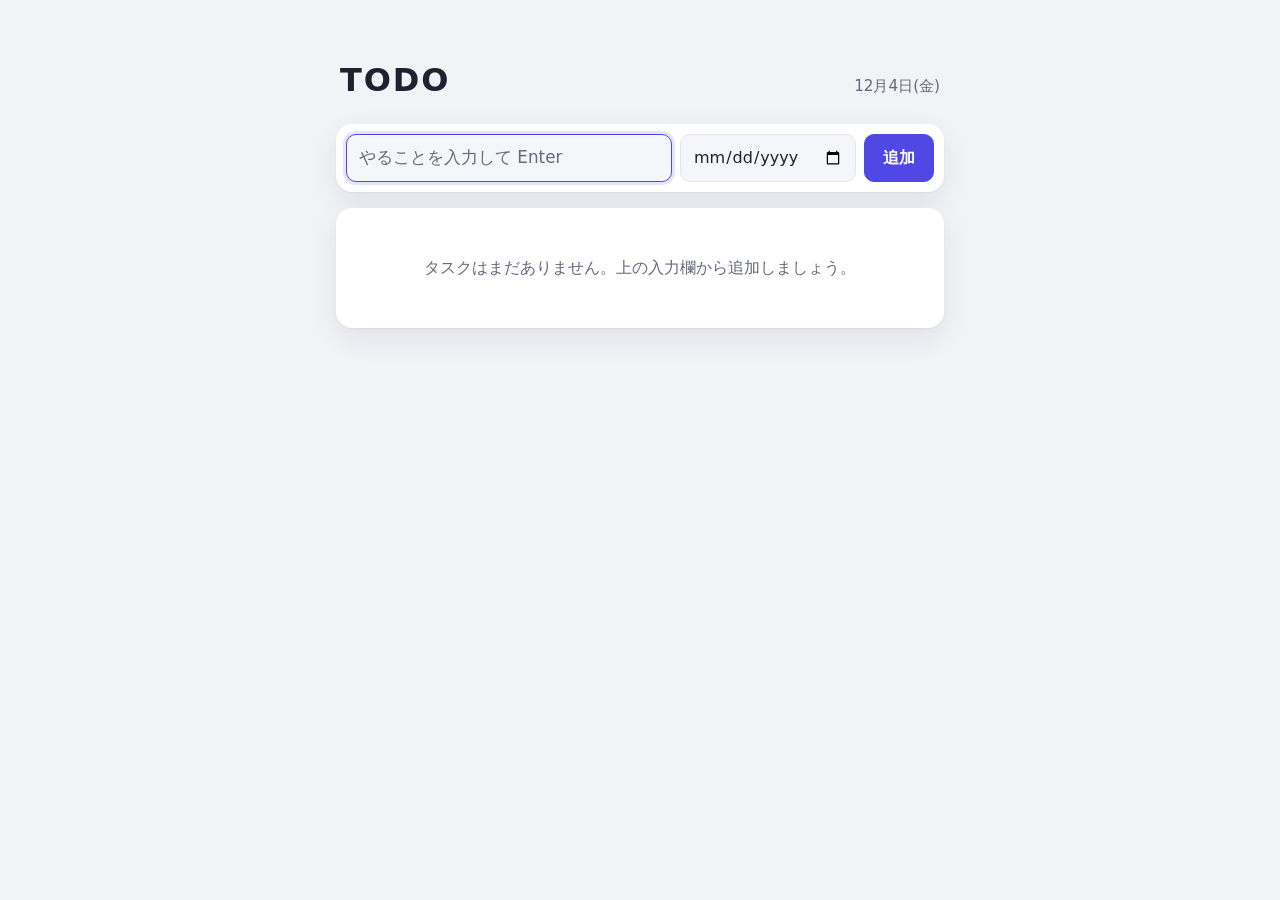
<file: index.html>
<!doctype html>
<html lang="ja">
<head>
  <meta charset="utf-8">
  <meta name="viewport" content="width=device-width, initial-scale=1">
  <meta name="color-scheme" content="light dark">
  <title>TODO</title>
  <link rel="icon" href="data:image/svg+xml,<svg xmlns='http://www.w3.org/2000/svg' viewBox='0 0 32 32'><rect width='32' height='32' rx='8' fill='%235048e5'/><path d='M9 16.5l4.5 4.5L23 11' fill='none' stroke='white' stroke-width='3' stroke-linecap='round' stroke-linejoin='round'/></svg>">
  <link rel="stylesheet" href="css/style.css">
</head>
<body>
  <main class="app">
    <header class="app-header">
      <h1 class="app-title">TODO</h1>
      <time class="app-date" id="today"></time>
    </header>

    <form class="add-form card" id="add-form" autocomplete="off">
      <label class="visually-hidden" for="new-title">新しいタスク</label>
      <input class="input add-title" id="new-title" type="text" placeholder="やることを入力して Enter" maxlength="200" autofocus>
      <label class="visually-hidden" for="new-due">期限（任意）</label>
      <input class="input add-due" id="new-due" type="date" title="期限（任意）">
      <button class="btn btn-primary" type="submit">追加</button>
    </form>

    <p class="notice" id="notice" role="alert" hidden></p>

    <section class="todo-panel card" aria-label="タスク一覧">
      <div class="toolbar" id="toolbar" hidden>
        <nav class="filters" aria-label="表示するタスク">
          <a href="#/" data-filter="all">すべて</a>
          <a href="#/active" data-filter="active">未完了</a>
          <a href="#/completed" data-filter="completed">完了済み</a>
        </nav>
        <button class="btn btn-text" id="toggle-all" type="button">すべて完了にする</button>
      </div>

      <ul class="todo-list" id="todo-list"></ul>
      <p class="empty" id="empty-message" hidden></p>

      <div class="panel-footer" id="footer" hidden>
        <span id="count" aria-live="polite"></span>
        <button class="btn btn-text btn-danger-text" id="clear-completed" type="button" hidden>完了済みを削除</button>
      </div>
    </section>
  </main>

  <script src="js/todo-model.js"></script>
  <script src="js/app.js"></script>
</body>
</html>
</file>
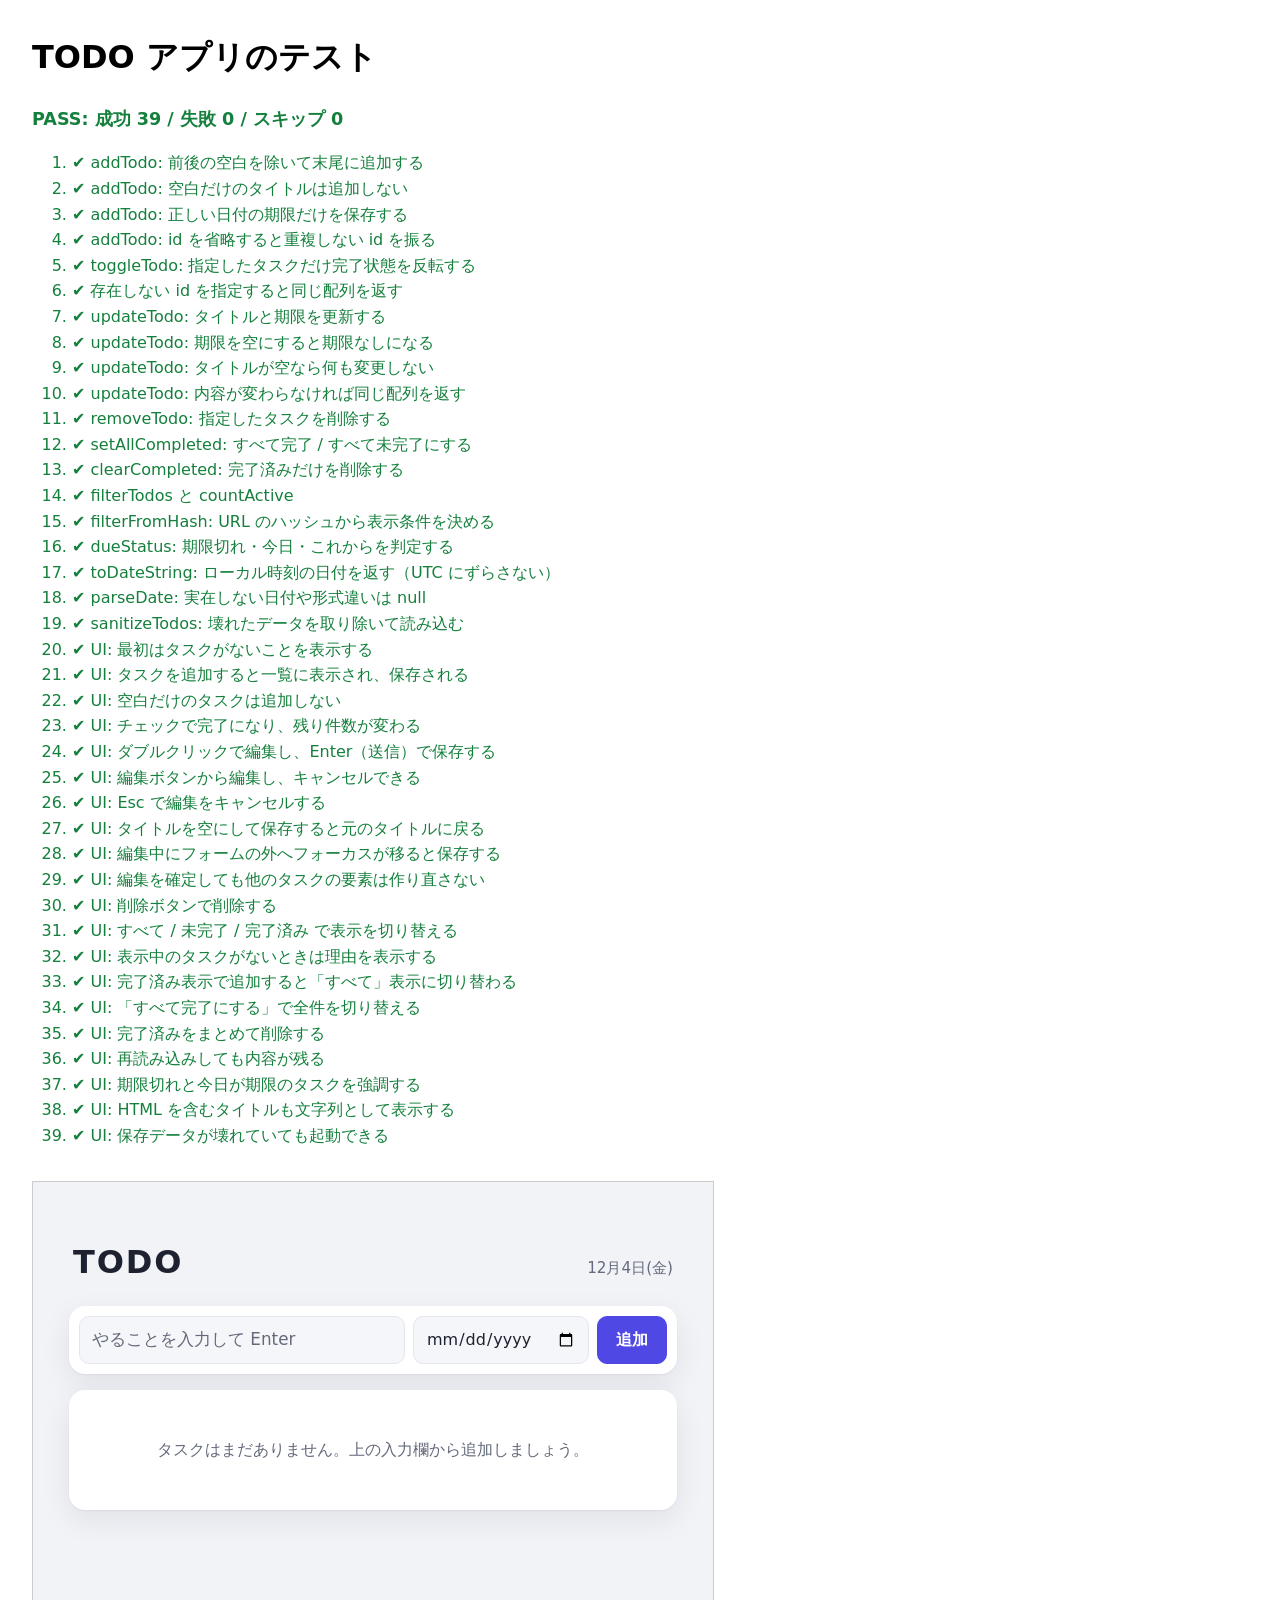
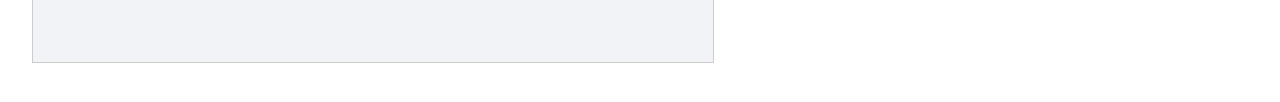
<file: tests/test.html>
<!doctype html>
<html lang="ja">
<head>
  <meta charset="utf-8">
  <title>TODO アプリのテスト</title>
  <style>
    body { margin: 2rem; font-family: system-ui, sans-serif; line-height: 1.6; }
    #summary { font-size: 1.1rem; font-weight: 700; }
    .pass { color: #15803d; }
    .fail { color: #b91c1c; }
    .skip { color: #8a6100; }
    .detail { margin: 0.2rem 0 0.6rem; color: #444; white-space: pre-wrap; font-size: 0.9rem; }
    iframe { width: 100%; max-width: 680px; height: 480px; margin-top: 1rem; border: 1px solid #ccc; }
  </style>
</head>
<body>
  <h1>TODO アプリのテスト</h1>
  <p id="summary">実行中…</p>
  <ol id="results"></ol>
  <iframe id="app-frame" title="テスト対象のアプリ"></iframe>

  <script src="../js/todo-model.js"></script>
  <script src="harness.js"></script>
  <script src="model.test.js"></script>
  <script src="app.test.js"></script>
  <script>runTests();</script>
</body>
</html>
</file>
<file: css/style.css>
/* ---------- テーマ（ライト / ダーク） ---------- */

:root {
  color-scheme: light dark;
  --bg: #f2f3f7;
  --surface: #ffffff;
  --surface-muted: #f5f6f9;
  --text: #1d2130;
  --text-muted: #646a7b;
  --border: #e4e6ee;
  --border-strong: #c3c7d4;
  --accent: #5048e5;
  --accent-hover: #3f37c9;
  --accent-soft: #e6e4fc;
  --on-accent: #ffffff;
  --danger: #c22f3a;
  --danger-soft: #fdecee;
  --warning: #8f5300;
  --warning-soft: #fff1da;
  --radius: 16px;
  --shadow: 0 1px 2px rgb(20 24 40 / 0.05), 0 10px 30px rgb(20 24 40 / 0.08);
  --font: system-ui, -apple-system, "Segoe UI", "Hiragino Sans", "Hiragino Kaku Gothic ProN",
    "Yu Gothic UI", "Meiryo", sans-serif;
}

@media (prefers-color-scheme: dark) {
  :root {
    --bg: #0f1016;
    --surface: #191a23;
    --surface-muted: #22232e;
    --text: #e9eaf0;
    --text-muted: #9ca1b3;
    --border: #2c2e3c;
    --border-strong: #4c4f64;
    --accent: #8f89ff;
    --accent-hover: #a9a4ff;
    --accent-soft: #2c2a55;
    --on-accent: #14132b;
    --danger: #ff7a84;
    --danger-soft: #3b1d23;
    --warning: #f3b75c;
    --warning-soft: #3a2b14;
    --shadow: 0 1px 2px rgb(0 0 0 / 0.4), 0 10px 30px rgb(0 0 0 / 0.35);
  }
}

/* ---------- 基本 ---------- */

*,
*::before,
*::after {
  box-sizing: border-box;
}

[hidden] {
  display: none !important;
}

body {
  margin: 0;
  min-height: 100vh;
  background: var(--bg);
  color: var(--text);
  font-family: var(--font);
  line-height: 1.5;
  -webkit-font-smoothing: antialiased;
}

button,
input {
  font: inherit;
  color: inherit;
}

:focus-visible {
  outline: 2px solid var(--accent);
  outline-offset: 2px;
}

.visually-hidden {
  position: absolute;
  width: 1px;
  height: 1px;
  margin: -1px;
  padding: 0;
  overflow: hidden;
  clip: rect(0 0 0 0);
  white-space: nowrap;
  border: 0;
}

/* ---------- レイアウト ---------- */

.app {
  max-width: 640px;
  margin: 0 auto;
  padding: 56px 16px 80px;
}

.app-header {
  display: flex;
  align-items: baseline;
  justify-content: space-between;
  gap: 12px;
  margin-bottom: 20px;
  padding: 0 4px;
}

.app-title {
  margin: 0;
  font-size: 2rem;
  font-weight: 800;
  letter-spacing: 0.06em;
}

.app-date {
  color: var(--text-muted);
  font-size: 0.95rem;
}

.card {
  background: var(--surface);
  border-radius: var(--radius);
  box-shadow: var(--shadow);
}

.notice {
  margin: 12px 0 0;
  padding: 10px 14px;
  border-radius: 12px;
  background: var(--warning-soft);
  color: var(--warning);
  font-size: 0.9rem;
}

/* ---------- 入力欄・ボタン ---------- */

.add-form {
  display: flex;
  gap: 8px;
  padding: 10px;
}

.input {
  min-width: 0;
  padding: 10px 12px;
  border: 1px solid var(--border);
  border-radius: 10px;
  background: var(--surface-muted);
  transition: border-color 0.15s, box-shadow 0.15s;
}

.input::placeholder {
  color: var(--text-muted);
}

.input:focus {
  outline: none;
  border-color: var(--accent);
  box-shadow: 0 0 0 3px var(--accent-soft);
}

.add-title {
  flex: 1 1 auto;
  font-size: 1.05rem;
}

.add-due {
  flex: 0 0 auto;
}

.btn {
  display: inline-flex;
  align-items: center;
  justify-content: center;
  padding: 10px 18px;
  border: 1px solid var(--border);
  border-radius: 10px;
  background: var(--surface);
  white-space: nowrap;
  cursor: pointer;
  transition: background-color 0.15s, border-color 0.15s, color 0.15s;
}

.btn:hover {
  background: var(--surface-muted);
}

.btn-primary {
  border-color: var(--accent);
  background: var(--accent);
  color: var(--on-accent);
  font-weight: 600;
}

.btn-primary:hover {
  border-color: var(--accent-hover);
  background: var(--accent-hover);
}

.btn-sm {
  padding: 6px 12px;
  font-size: 0.875rem;
}

.btn-text {
  padding: 6px 10px;
  border-color: transparent;
  background: transparent;
  color: var(--text-muted);
  font-size: 0.875rem;
}

.btn-text:hover {
  background: var(--surface-muted);
  color: var(--text);
}

.btn-danger-text:hover {
  background: var(--danger-soft);
  color: var(--danger);
}

/* ---------- タスク一覧 ---------- */

.todo-panel {
  margin-top: 16px;
  overflow: hidden;
}

.toolbar,
.panel-footer {
  display: flex;
  flex-wrap: wrap;
  align-items: center;
  justify-content: space-between;
  gap: 8px;
  padding: 10px 12px;
}

.toolbar {
  border-bottom: 1px solid var(--border);
}

/* 狭い画面で折り返しても右端にそろえる */
#toggle-all {
  margin-left: auto;
}

.panel-footer {
  padding-left: 20px;
  border-top: 1px solid var(--border);
  color: var(--text-muted);
  font-size: 0.875rem;
}

.filters {
  display: flex;
  gap: 2px;
  padding: 3px;
  border-radius: 10px;
  background: var(--surface-muted);
}

.filters a {
  padding: 4px 12px;
  border-radius: 8px;
  color: var(--text-muted);
  font-size: 0.875rem;
  text-decoration: none;
  transition: background-color 0.15s, color 0.15s;
}

.filters a:hover {
  color: var(--text);
}

.filters a[aria-current="page"] {
  background: var(--surface);
  color: var(--text);
  font-weight: 600;
  box-shadow: 0 1px 3px rgb(0 0 0 / 0.12);
}

.todo-list {
  margin: 0;
  padding: 0;
  list-style: none;
}

.todo-item {
  display: flex;
  align-items: center;
  gap: 12px;
  min-height: 56px;
  padding: 8px 12px 8px 20px;
}

.todo-item + .todo-item {
  border-top: 1px solid var(--border);
}

.todo-item.is-new {
  animation: item-in 0.2s ease-out;
}

@keyframes item-in {
  from {
    opacity: 0;
    transform: translateY(-4px);
  }
}

.todo-item.is-editing {
  background: var(--surface-muted);
}

.is-editing .input {
  background: var(--surface);
}

/* チェックボックス（丸型） */
.toggle {
  appearance: none;
  display: grid;
  flex: none;
  place-content: center;
  width: 22px;
  height: 22px;
  margin: 0;
  border: 2px solid var(--border-strong);
  border-radius: 50%;
  cursor: pointer;
  transition: background-color 0.15s, border-color 0.15s;
}

.toggle:hover {
  border-color: var(--accent);
}

.toggle::after {
  content: "";
  width: 10px;
  height: 5px;
  margin-top: -2px;
  border: solid var(--on-accent);
  border-width: 0 0 2px 2px;
  transform: rotate(-45deg) scale(0);
  transition: transform 0.15s;
}

.toggle:checked {
  border-color: var(--accent);
  background: var(--accent);
}

.toggle:checked::after {
  transform: rotate(-45deg) scale(1);
}

.todo-body {
  display: flex;
  flex: 1 1 auto;
  flex-wrap: wrap;
  align-items: center;
  gap: 4px 10px;
  min-width: 0;
}

.todo-title {
  overflow-wrap: anywhere;
}

.is-completed .todo-title {
  color: var(--text-muted);
  text-decoration: line-through;
}

.due {
  padding: 1px 8px;
  border-radius: 999px;
  background: var(--surface-muted);
  color: var(--text-muted);
  font-size: 0.75rem;
  white-space: nowrap;
}

.due--today {
  background: var(--warning-soft);
  color: var(--warning);
  font-weight: 600;
}

.due--overdue {
  background: var(--danger-soft);
  color: var(--danger);
  font-weight: 600;
}

.todo-actions {
  display: flex;
  flex: none;
  gap: 2px;
}

.icon-btn {
  display: grid;
  place-items: center;
  width: 34px;
  height: 34px;
  padding: 0;
  border: 0;
  border-radius: 8px;
  background: transparent;
  color: var(--text-muted);
  cursor: pointer;
  transition: background-color 0.15s, color 0.15s;
}

.icon-btn:hover {
  background: var(--surface-muted);
  color: var(--text);
}

.icon-btn--delete:hover {
  background: var(--danger-soft);
  color: var(--danger);
}

.icon-btn svg {
  width: 18px;
  height: 18px;
}

.edit-form {
  display: flex;
  flex: 1;
  flex-wrap: wrap;
  gap: 8px;
}

.edit-title {
  flex: 1 1 200px;
}

.empty {
  margin: 0;
  padding: 48px 20px;
  color: var(--text-muted);
  text-align: center;
}

/* ---------- スマートフォン ---------- */

@media (max-width: 540px) {
  .app {
    padding-top: 28px;
  }

  .add-form {
    flex-wrap: wrap;
  }

  .add-title {
    flex-basis: 100%;
  }

  .add-due {
    flex: 1 1 auto;
  }

  .todo-item {
    padding-left: 14px;
  }
}

@media (prefers-reduced-motion: reduce) {
  *,
  *::before,
  *::after {
    animation: none !important;
    transition: none !important;
  }
}
</file>
